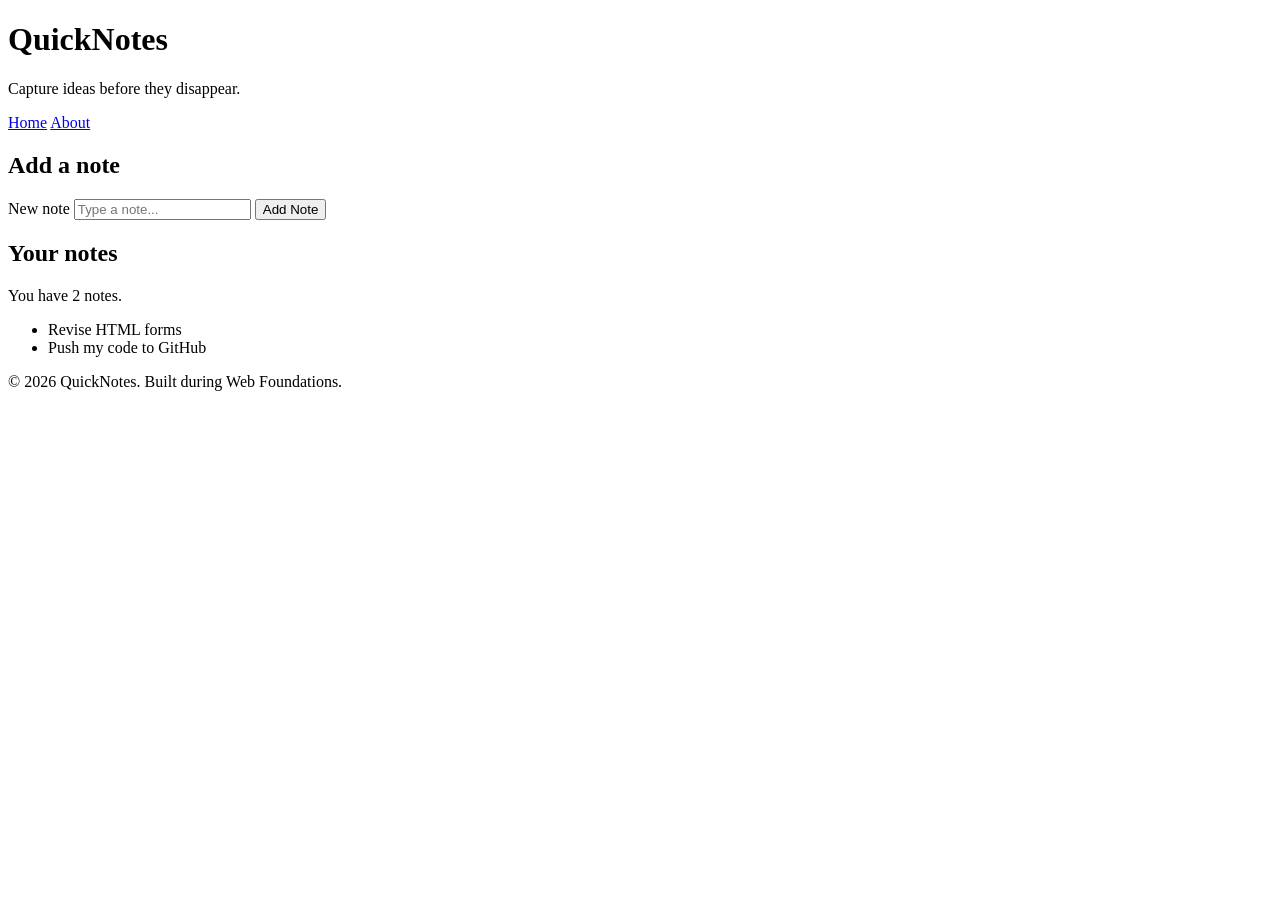
<file: day1/index.html>
<!DOCTYPE html><html lang="en">
  <head>
    <meta charset="UTF-8" />
    <meta name="viewport" content="width=device-width, initial-scale=1.0" />
    <title>QuickNotes</title>
  </head>  <body>
    <header>
      <h1>QuickNotes</h1>
      <p>Capture ideas before they disappear.</p>  <nav>
    <a href="index.html">Home</a>
    <a href="about.html">About</a>
  </nav>
</header>

<main>
  <section>
    <h2>Add a note</h2>

    <form id="note-form">
      <label for="note-input">New note</label>
      <input
        type="text"
        id="note-input"
        name="note"
        placeholder="Type a note..."
        required
      />
      <button type="submit">Add Note</button>
    </form>
  </section>

  <section>
    <h2>Your notes</h2>

    <p id="note-count">You have 2 notes.</p>

    <ul id="notes-list">
      <li>Revise HTML forms</li>
      <li>Push my code to GitHub</li>
    </ul>
  </section>
</main>

<footer>
  <p>&copy; 2026 QuickNotes. Built during Web Foundations.</p>
</footer>

  </body>
</html>
</file>
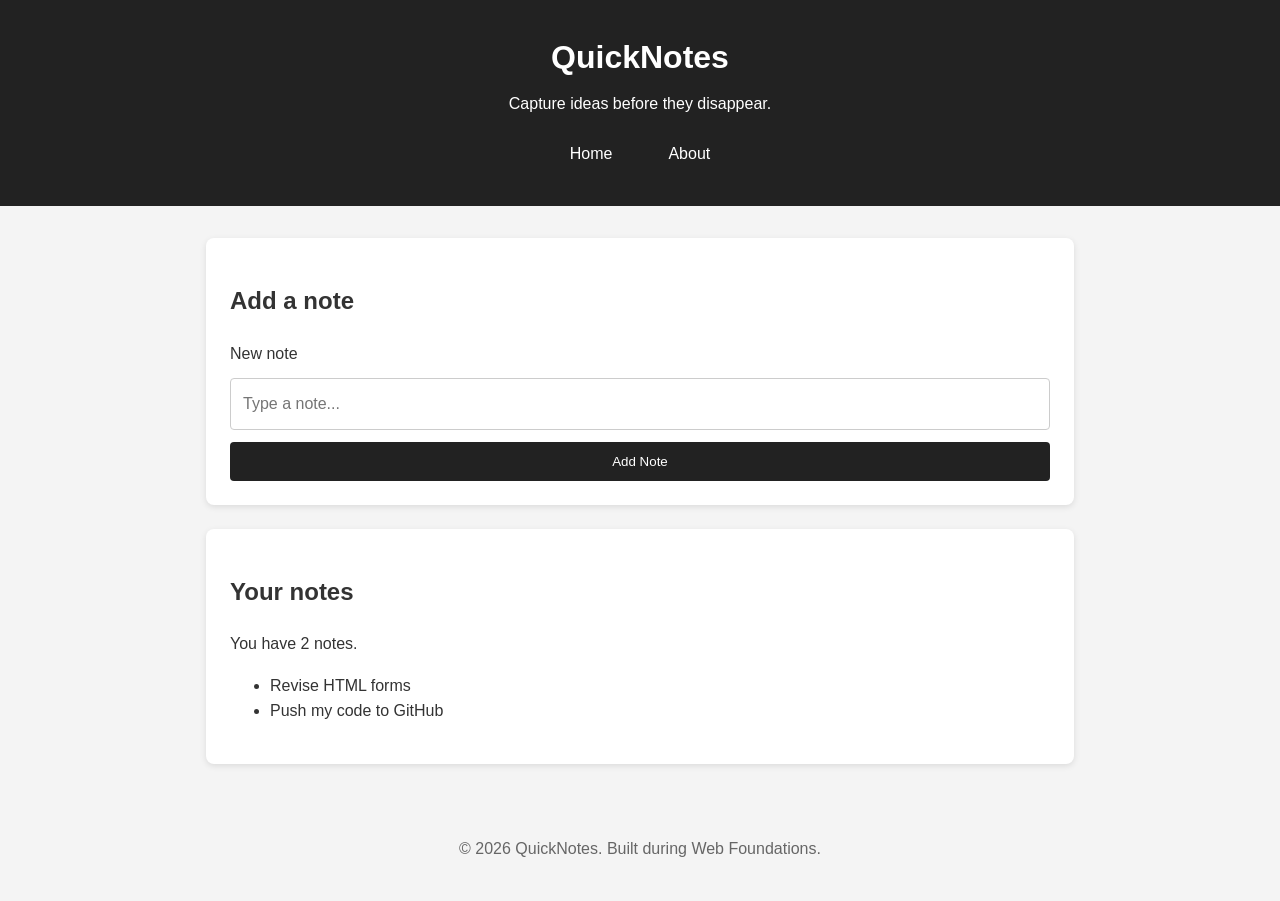
<file: day2/index.html>
<!DOCTYPE html><html lang="en">
  <head>
    <meta charset="UTF-8" />
    <meta name="viewport" content="width=device-width, initial-scale=1.0" />
    <title>QuickNotes</title>
    <link rel="stylesheet" href="style.css"/>
  </head>  <body>
    <header>
      <h1>QuickNotes</h1>
      <p>Capture ideas before they disappear.</p>  <nav>
    <a href="index.html">Home</a>
    <a href="about.html">About</a>
  </nav>
</header>

<main>
  <section>
    <h2>Add a note</h2>

    <form id="note-form">
      <label for="note-input">New note</label>
      <input
        type="text"
        id="note-input"
        name="note"
        placeholder="Type a note..."
        required
      />
      <button type="submit">Add Note</button>
    </form>
  </section>

  <section>
    <h2>Your notes</h2>

    <p id="note-count">You have 2 notes.</p>

    <ul id="notes-list">
      <li>Revise HTML forms</li>
      <li>Push my code to GitHub</li>
    </ul>
  </section>
</main>

<footer>
  <p>&copy; 2026 QuickNotes. Built during Web Foundations.</p>
</footer>

  </body>
</html>
</file>
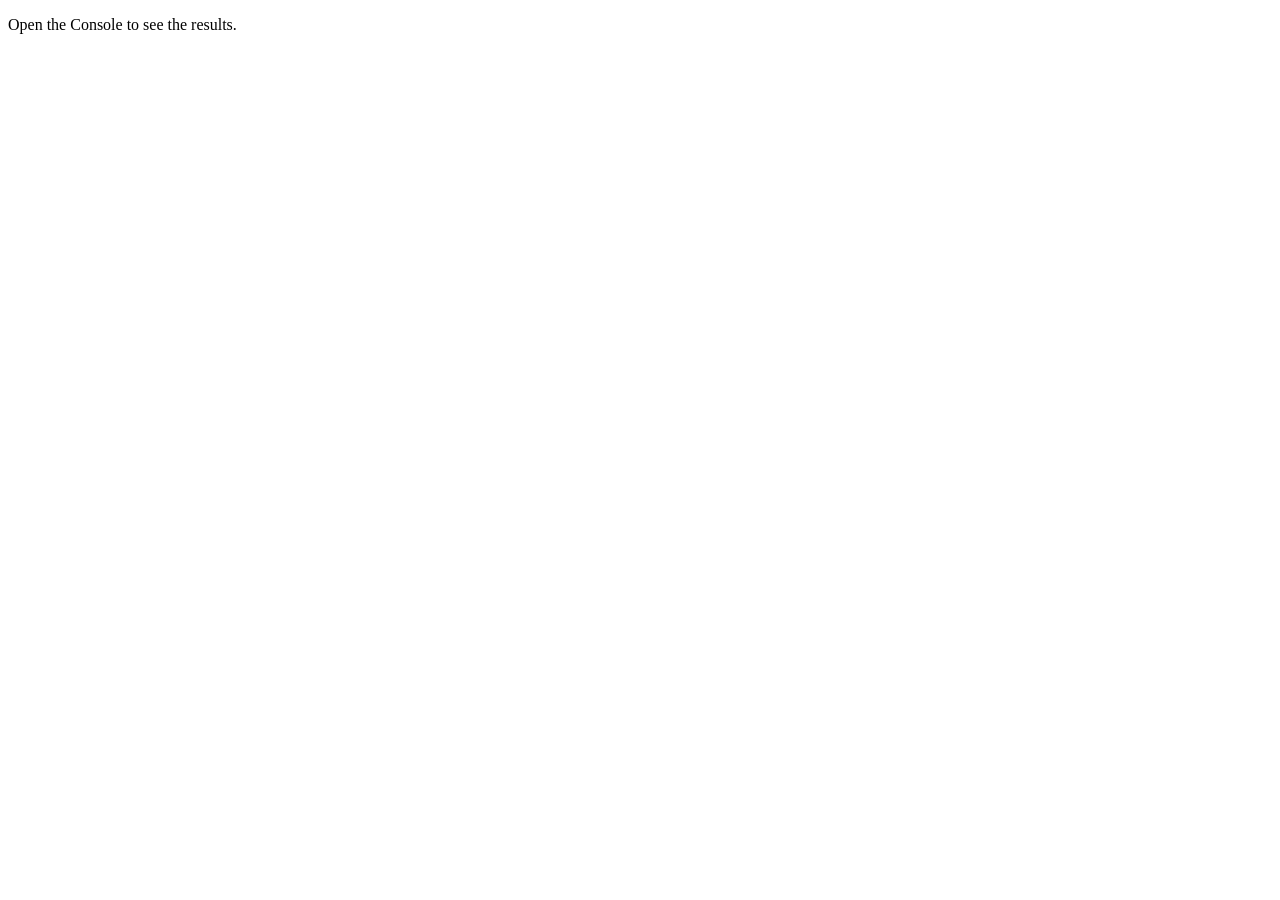
<file: day3/index.html>
<!DOCTYPE html>
<html lang="en">
<head>
    <meta charset="UTF-8">
    <meta name="viewport" content="width=device-width, initial-scale=1.0">
    <title>Notes Toolkit</title>
    <script src="script.js" defer></script>
</head>
<body>
    <p>Open the Console to see the results.</p>
</body>
</html>
</file>
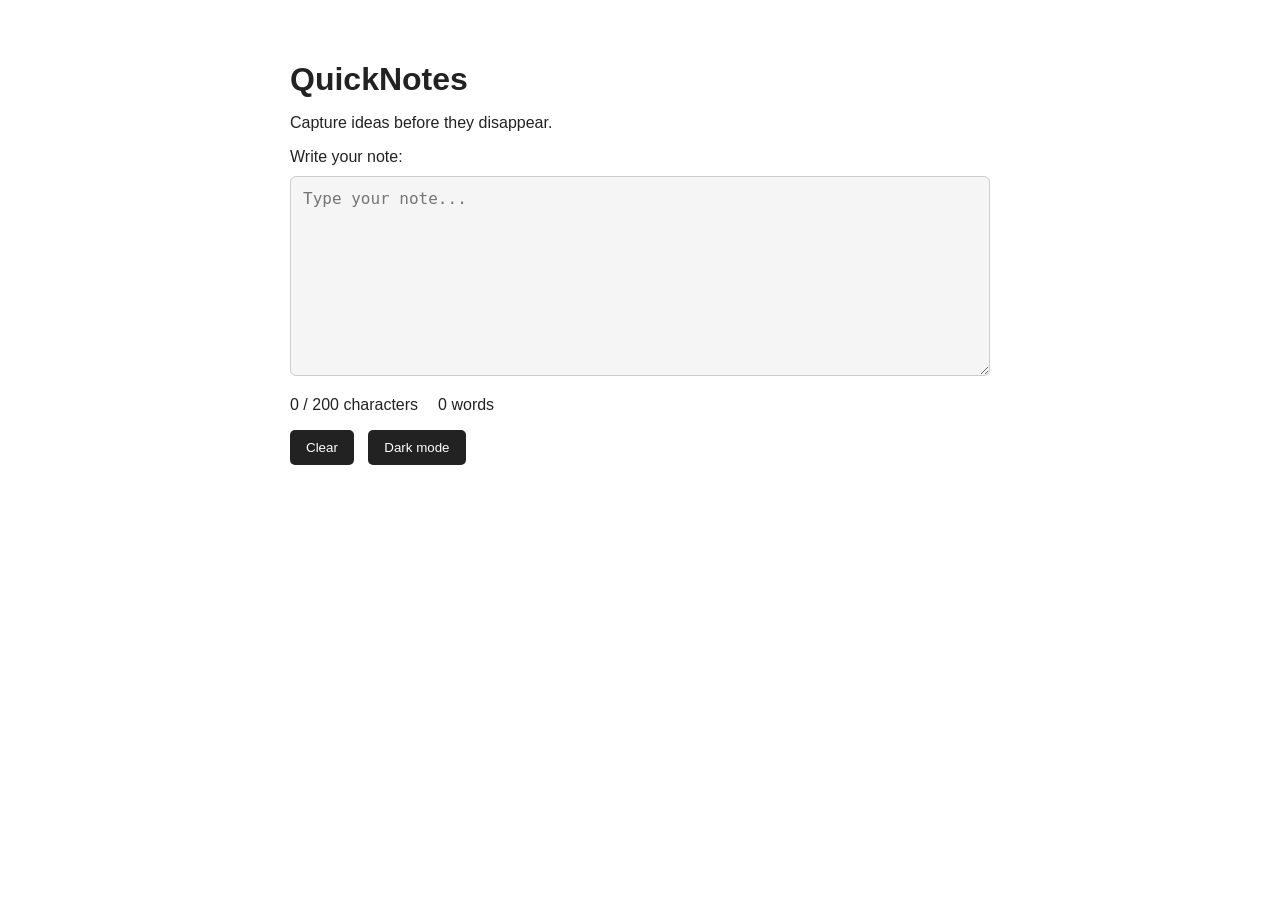
<file: day4/index.html>
<!DOCTYPE html>
<html lang="en">
<head>
    <meta charset="UTF-8">
    <meta name="viewport" content="width=device-width, initial-scale=1.0">
    <title>QuickNotes - Day 4</title>
    <link rel="stylesheet" href="style.css">
    <script src="script.js" defer></script>
</head>

<body>
    <main class="container">
        <h1>QuickNotes</h1>

        <p>Capture ideas before they disappear.</p>

        <label for="note-text">Write your note:</label>

        <textarea
            id="note-text"
            placeholder="Type your note..."
            maxlength="200"
        ></textarea>

        <div class="counters">
            <p id="char-count">0 / 200 characters</p>
            <p id="word-count">0 words</p>
        </div>

        <div class="buttons">
            <button id="clear-btn" type="button">Clear</button>
            <button id="theme-toggle" type="button">Dark mode</button>
        </div>
    </main>
</body>
</html>
</file>
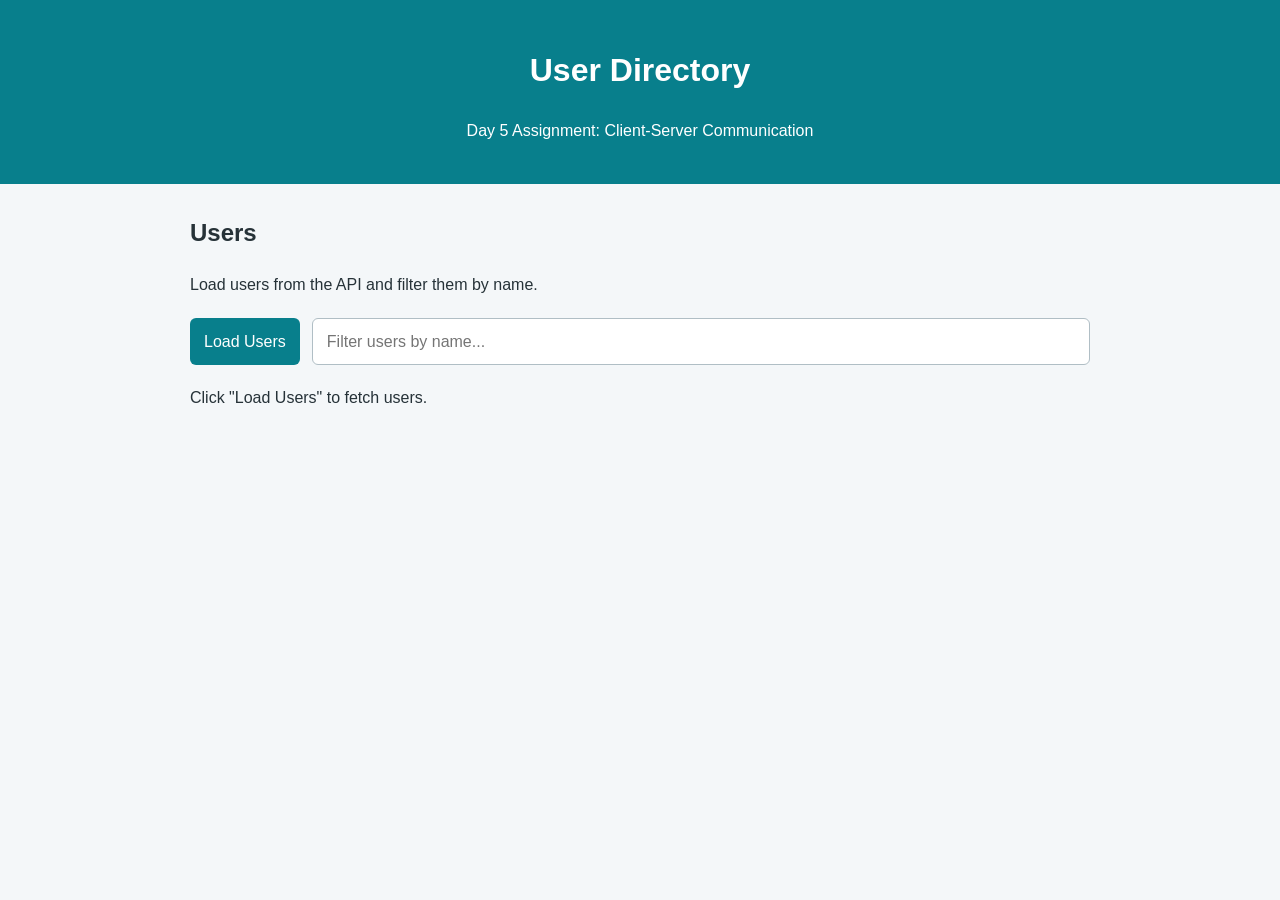
<file: day5/index.html>
<!DOCTYPE html>
<html lang="en">
<head>
  <meta charset="UTF-8">
  <meta name="viewport" content="width=device-width, initial-scale=1.0">
  <title>Day 5 - User Directory</title>
  <style>
    * {
      box-sizing: border-box;
    }

    body {
      margin: 0;
      font-family: Arial, sans-serif;
      line-height: 1.6;
      background: #f4f7f9;
      color: #263238;
    }

    header {
      background: #087f8c;
      color: white;
      padding: 24px 16px;
      text-align: center;
    }

    main {
      width: min(900px, 92%);
      margin: 30px auto;
    }

    .controls {
      display: flex;
      flex-wrap: wrap;
      gap: 12px;
      margin: 20px 0;
    }

    input,
    button {
      font: inherit;
      padding: 10px 14px;
      border-radius: 6px;
    }

    input {
      flex: 1;
      min-width: 200px;
      border: 1px solid #b0bec5;
    }

    button {
      border: none;
      background: #087f8c;
      color: white;
      cursor: pointer;
    }

    button:hover {
      background: #05636d;
    }

    button:disabled {
      opacity: 0.6;
      cursor: not-allowed;
    }

    #status {
      min-height: 24px;
    }

    #users-list {
      list-style: none;
      padding: 0;
      display: grid;
      grid-template-columns: repeat(auto-fit, minmax(240px, 1fr));
      gap: 16px;
    }

    #users-list li {
      background: white;
      padding: 18px;
      border-radius: 8px;
      border: 1px solid #dce4e8;
      overflow-wrap: anywhere;
    }

    #users-list h3 {
      margin-top: 0;
      color: #087f8c;
    }

    .error {
      color: #b42318;
    }

    .success {
      color: #167344;
    }
  </style>
  <script src="users.js" defer></script>
</head>
<body>
  <header>
    <h1>User Directory</h1>
    <p>Day 5 Assignment: Client-Server Communication</p>
  </header>

  <main>
    <h2>Users</h2>
    <p>Load users from the API and filter them by name.</p>

    <div class="controls">
      <button id="load-users" type="button">Load Users</button>

      <input
        type="text"
        id="filter-input"
        aria-label="Filter users by name"
        placeholder="Filter users by name..."
      >
    </div>

    <p id="status" role="status" aria-live="polite">
      Click "Load Users" to fetch users.
    </p>

    <ul id="users-list"></ul>
  </main>
</body>
</html>
</file>
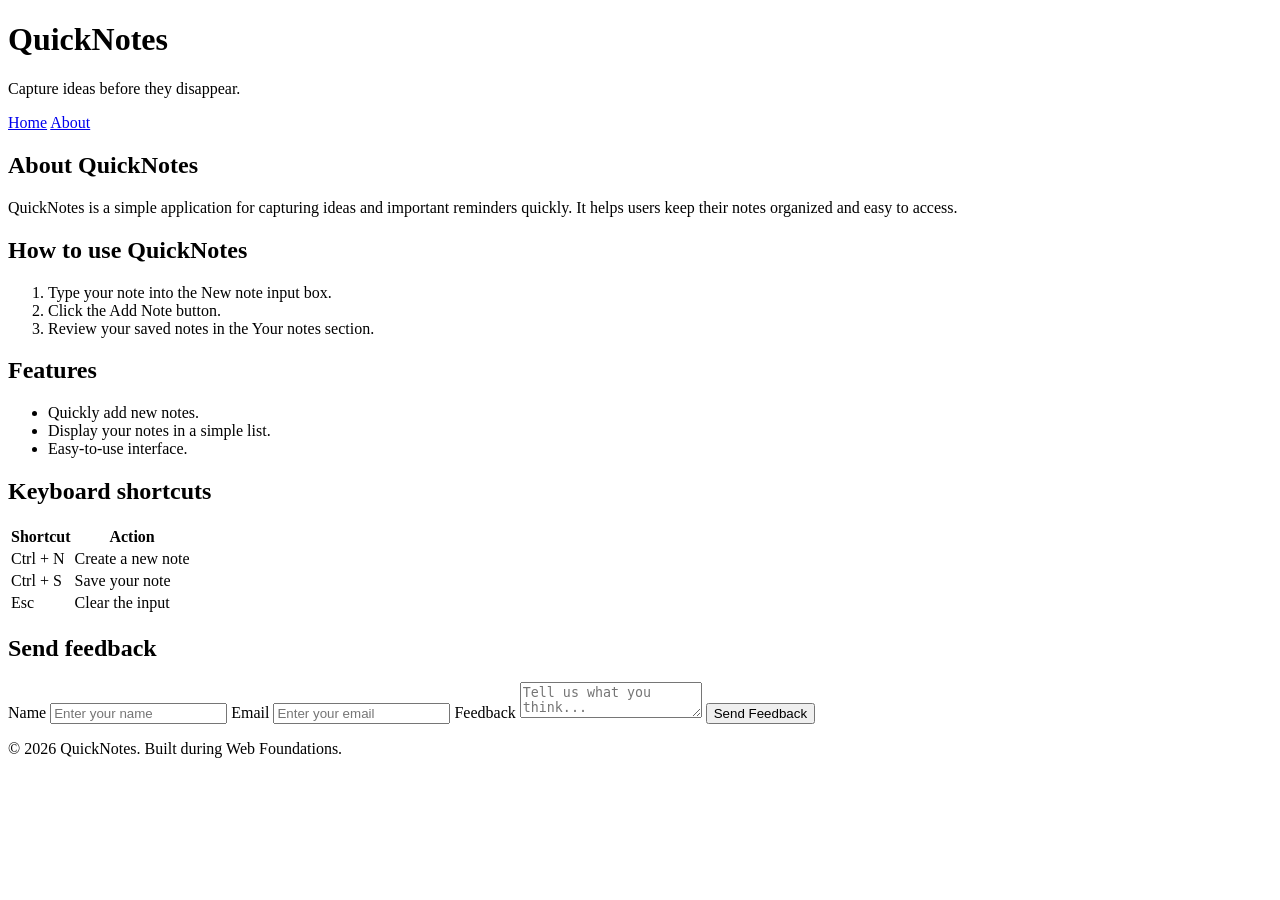
<file: day1/about.html>
<!DOCTYPE html>
<html lang="en">
  <head>
    <meta charset="UTF-8" />
    <meta name="viewport" content="width=device-width, initial-scale=1.0" />
    <title>About QuickNotes</title>
  </head>

  <body>
    <header>
      <h1>QuickNotes</h1>
      <p>Capture ideas before they disappear.</p>

      <nav>
        <a href="index.html">Home</a>
        <a href="about.html">About</a>
      </nav>
    </header>

    <main>
      <section>
        <h2>About QuickNotes</h2>
        <p>
          QuickNotes is a simple application for capturing ideas and
          important reminders quickly. It helps users keep their notes
          organized and easy to access.
        </p>
      </section>

      <section>
        <h2>How to use QuickNotes</h2>
        <ol>
          <li>Type your note into the New note input box.</li>
          <li>Click the Add Note button.</li>
          <li>Review your saved notes in the Your notes section.</li>
        </ol>
      </section>

      <section>
        <h2>Features</h2>
        <ul>
          <li>Quickly add new notes.</li>
          <li>Display your notes in a simple list.</li>
          <li>Easy-to-use interface.</li>
        </ul>
      </section>

      <section>
        <h2>Keyboard shortcuts</h2>

        <table>
          <thead>
            <tr>
              <th>Shortcut</th>
              <th>Action</th>
            </tr>
          </thead>

          <tbody>
            <tr>
              <td>Ctrl + N</td>
              <td>Create a new note</td>
            </tr>
            <tr>
              <td>Ctrl + S</td>
              <td>Save your note</td>
            </tr>
            <tr>
              <td>Esc</td>
              <td>Clear the input</td>
            </tr>
          </tbody>
        </table>
      </section>

      <section>
        <h2>Send feedback</h2>

        <form id="feedback-form">
          <label for="name">Name</label>
          <input
            type="text"
            id="name"
            name="name"
            placeholder="Enter your name"
            required
          />

          <label for="email">Email</label>
          <input
            type="email"
            id="email"
            name="email"
            placeholder="Enter your email"
            required
          />

          <label for="feedback">Feedback</label>
          <textarea
            id="feedback"
            name="feedback"
            placeholder="Tell us what you think..."
            required
          ></textarea>

          <button type="submit">Send Feedback</button>
        </form>
      </section>
    </main>

    <footer>
      <p>&copy; 2026 QuickNotes. Built during Web Foundations.</p>
    </footer>
  </body>
</html>
</file>
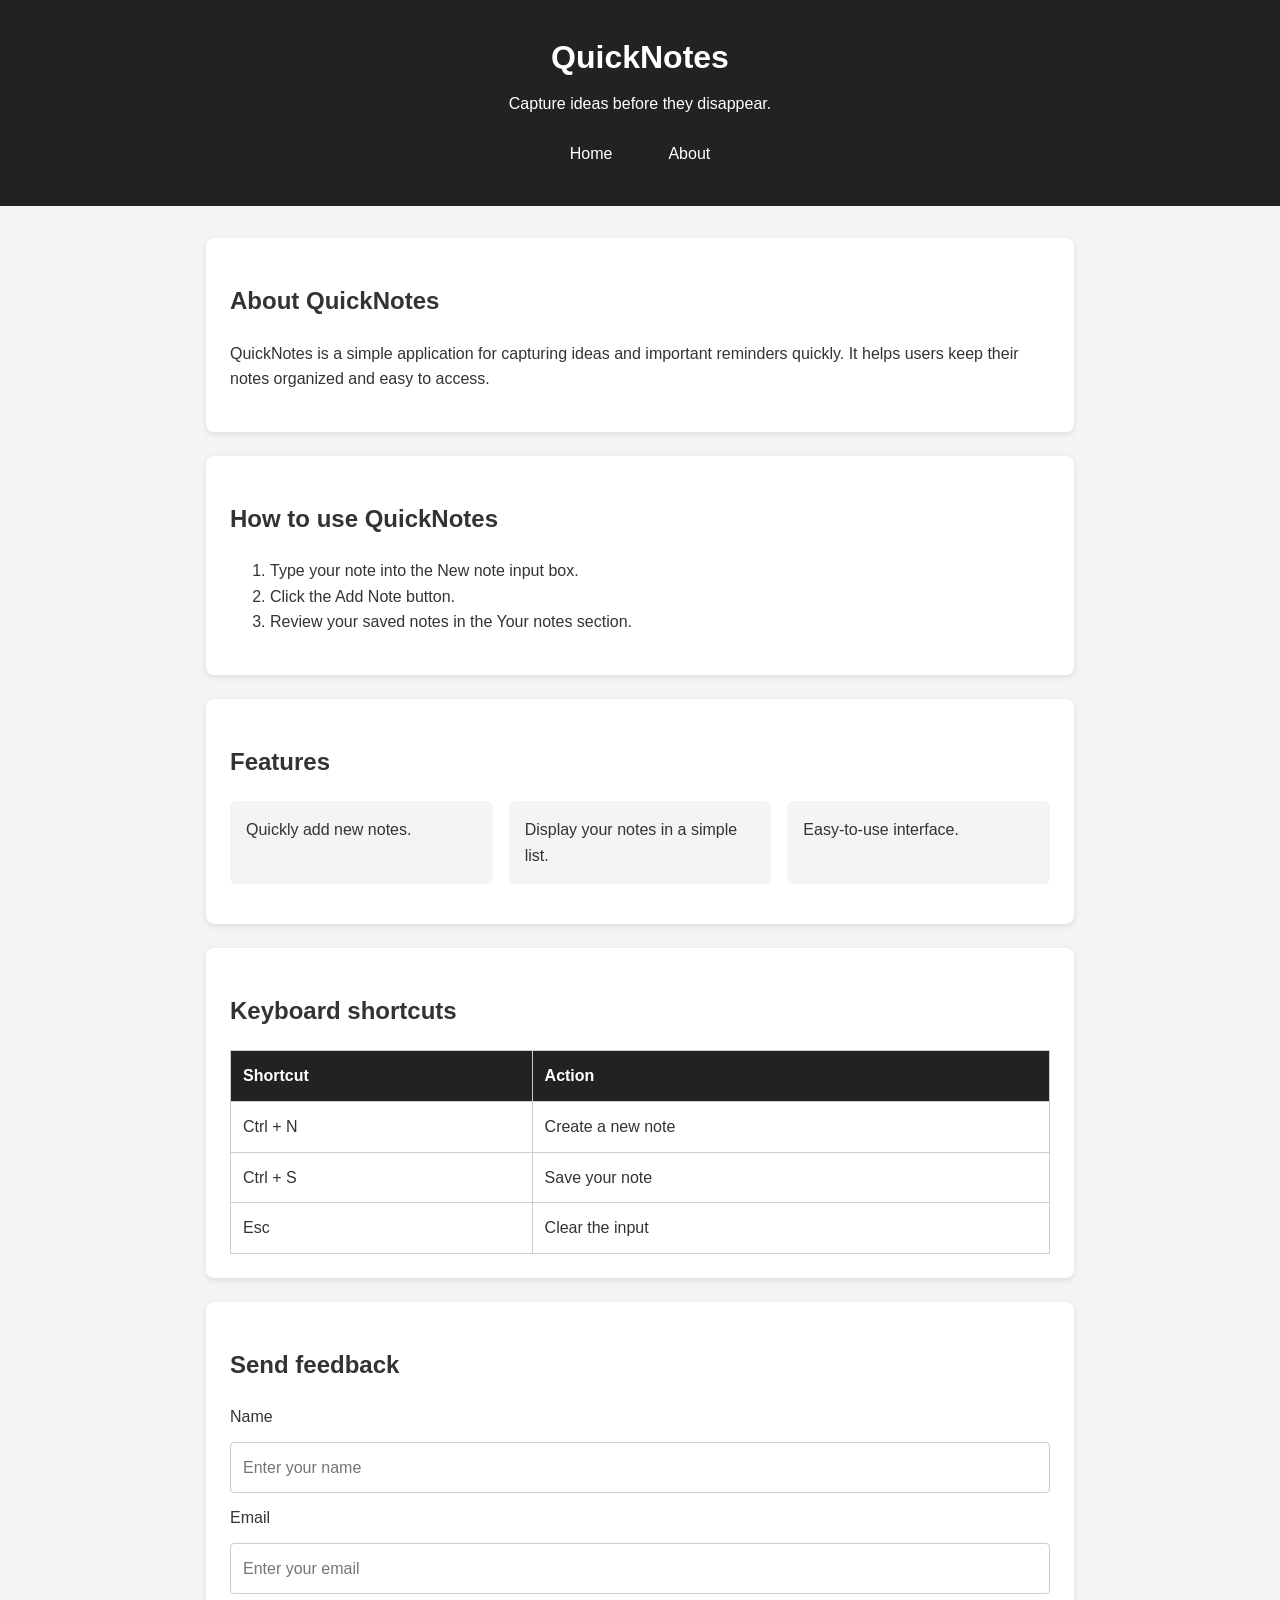
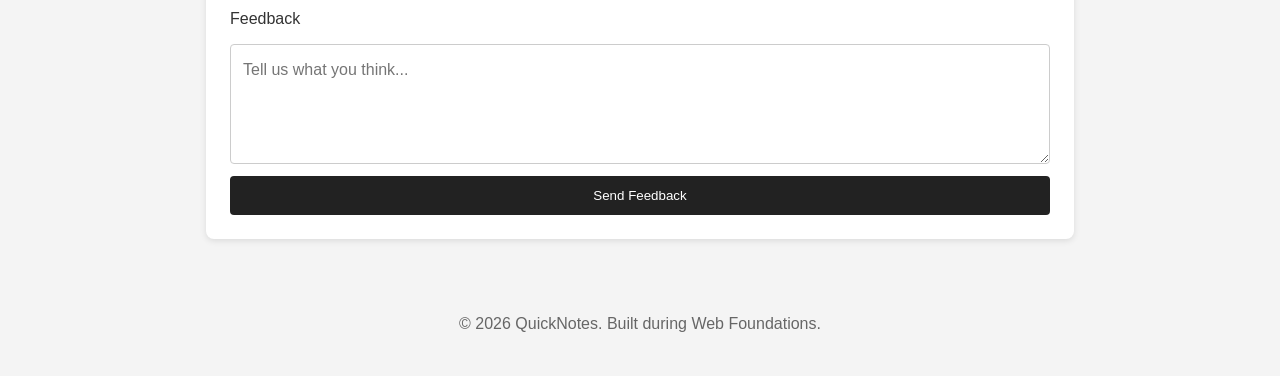
<file: day2/about.html>
<!DOCTYPE html>
<html lang="en">
  <head>
    <meta charset="UTF-8" />
    <meta name="viewport" content="width=device-width, initial-scale=1.0" />
    <title>About QuickNotes</title>
    <link rel="stylesheet" href="style.css"/>
  </head>

  <body>
    <header>
      <h1>QuickNotes</h1>
      <p>Capture ideas before they disappear.</p>

      <nav>
        <a href="index.html">Home</a>
        <a href="about.html">About</a>
      </nav>
    </header>

    <main>
      <section>
        <h2>About QuickNotes</h2>
        <p>
          QuickNotes is a simple application for capturing ideas and
          important reminders quickly. It helps users keep their notes
          organized and easy to access.
        </p>
      </section>

      <section>
        <h2>How to use QuickNotes</h2>
        <ol>
          <li>Type your note into the New note input box.</li>
          <li>Click the Add Note button.</li>
          <li>Review your saved notes in the Your notes section.</li>
        </ol>
      </section>

      <section>
        <h2>Features</h2>
        <ul class="features">
          <li>Quickly add new notes.</li>
          <li>Display your notes in a simple list.</li>
          <li>Easy-to-use interface.</li>
        </ul>
      </section>

      <section>
        <h2>Keyboard shortcuts</h2>

        <table>
          <thead>
            <tr>
              <th>Shortcut</th>
              <th>Action</th>
            </tr>
          </thead>

          <tbody>
            <tr>
              <td>Ctrl + N</td>
              <td>Create a new note</td>
            </tr>
            <tr>
              <td>Ctrl + S</td>
              <td>Save your note</td>
            </tr>
            <tr>
              <td>Esc</td>
              <td>Clear the input</td>
            </tr>
          </tbody>
        </table>
      </section>

      <section>
        <h2>Send feedback</h2>

        <form id="feedback-form">
          <label for="name">Name</label>
          <input
            type="text"
            id="name"
            name="name"
            placeholder="Enter your name"
            required
          />

          <label for="email">Email</label>
          <input
            type="email"
            id="email"
            name="email"
            placeholder="Enter your email"
            required
          />

          <label for="feedback">Feedback</label>
          <textarea
            id="feedback"
            name="feedback"
            placeholder="Tell us what you think..."
            required
          ></textarea>

          <button type="submit">Send Feedback</button>
        </form>
      </section>
    </main>

    <footer>
      <p>&copy; 2026 QuickNotes. Built during Web Foundations.</p>
    </footer>
  </body>
</html>
</file>
<file: day2/style.css>
* {
  box-sizing: border-box;
}

body {
  margin: 0;
  font-family: Arial, sans-serif;
  background-color: #f4f4f4;
  color: #333;
  line-height: 1.6;
}
header {
  background-color: #222;
  color: white;
  text-align: center;
  padding: 2rem 1rem;
}

header h1 {
  margin: 0;
}

header p {
  margin: 0.5rem 0 1rem;
}
nav {
  display: flex;
  justify-content: center;
  gap: 1.5rem;
}

nav a {
  color: white;
  text-decoration: none;
  padding: 0.5rem 1rem;
  transition: background-color 0.3s;
}

nav a:hover {
  background-color: #444;
}
main {
  max-width: 900px;
  margin: 2rem auto;
  padding: 0 1rem;
}
section {
  background-color: white;
  padding: 1.5rem;
  margin-bottom: 1.5rem;
  border-radius: 8px;
  box-shadow: 0 2px 6px rgba(0, 0, 0, 0.1);
}
.features {
  display: grid;
  grid-template-columns: repeat(3, 1fr);
  gap: 1rem;
  padding: 0;
  list-style: none;
}

.features li {
  background-color: #f4f4f4;
  padding: 1rem;
  border-radius: 6px;
}
table {
  width: 100%;
  border-collapse: collapse;
  margin-top: 1rem;
}

th,
td {
  border: 1px solid #ccc;
  padding: 0.75rem;
  text-align: left;
}

th {
  background-color: #222;
  color: white;
}
form {
  display: flex;
  flex-direction: column;
  gap: 0.75rem;
}

input,
textarea {
  padding: 0.75rem;
  border: 1px solid #ccc;
  border-radius: 4px;
  font: inherit;
}

textarea {
  min-height: 120px;
  resize: vertical;
}

button {
  padding: 0.75rem 1rem;
  border: none;
  border-radius: 4px;
  background-color: #222;
  color: white;
  cursor: pointer;
  transition: background-color 0.3s;
}

button:hover {
  background-color: #444;
}
footer {
  text-align: center;
  padding: 1.5rem 1rem;
  color: #666;
}
@media (max-width: 600px) {
  .features {
    grid-template-columns: 1fr;
  }

  nav {
    flex-direction: column;
    align-items: center;
    gap: 0.5rem;
  }

  main {
    margin: 1rem auto;
  }

  section {
    padding: 1rem;
  }
}
</file>
<file: day4/style.css>
:root {
    --background-color: #ffffff;
    --text-color: #222222;
    --textarea-background: #f5f5f5;
    --border-color: #cccccc;
    --button-background: #222222;
    --button-text: #ffffff;
    --warning-color: orange;
    --over-color: red;
}

body {
    margin: 0;
    padding: 40px 20px;
    font-family: Arial, sans-serif;
    background-color: var(--background-color);
    color: var(--text-color);
    transition: background-color 0.2s, color 0.2s;
}

body.dark {
    --background-color: #121212;
    --text-color: #eeeeee;
    --textarea-background: #1f1f1f;
    --border-color: #444444;
    --button-background: #eeeeee;
    --button-text: #121212;
}

.container {
    max-width: 700px;
    margin: 0 auto;
}

h1 {
    margin-bottom: 5px;
}

textarea {
    width: 100%;
    min-height: 200px;
    margin-top: 10px;
    padding: 12px;
    box-sizing: border-box;
    resize: vertical;
    background-color: var(--textarea-background);
    color: var(--text-color);
    border: 1px solid var(--border-color);
    border-radius: 6px;
    font-size: 16px;
}

.counters {
    display: flex;
    gap: 20px;
}

button {
    padding: 10px 16px;
    margin-right: 10px;
    border: none;
    border-radius: 5px;
    background-color: var(--button-background);
    color: var(--button-text);
    cursor: pointer;
}

.warning {
    color: var(--warning-color);
}

.over {
    color: var(--over-color);
    font-weight: bold;
}
</file>
